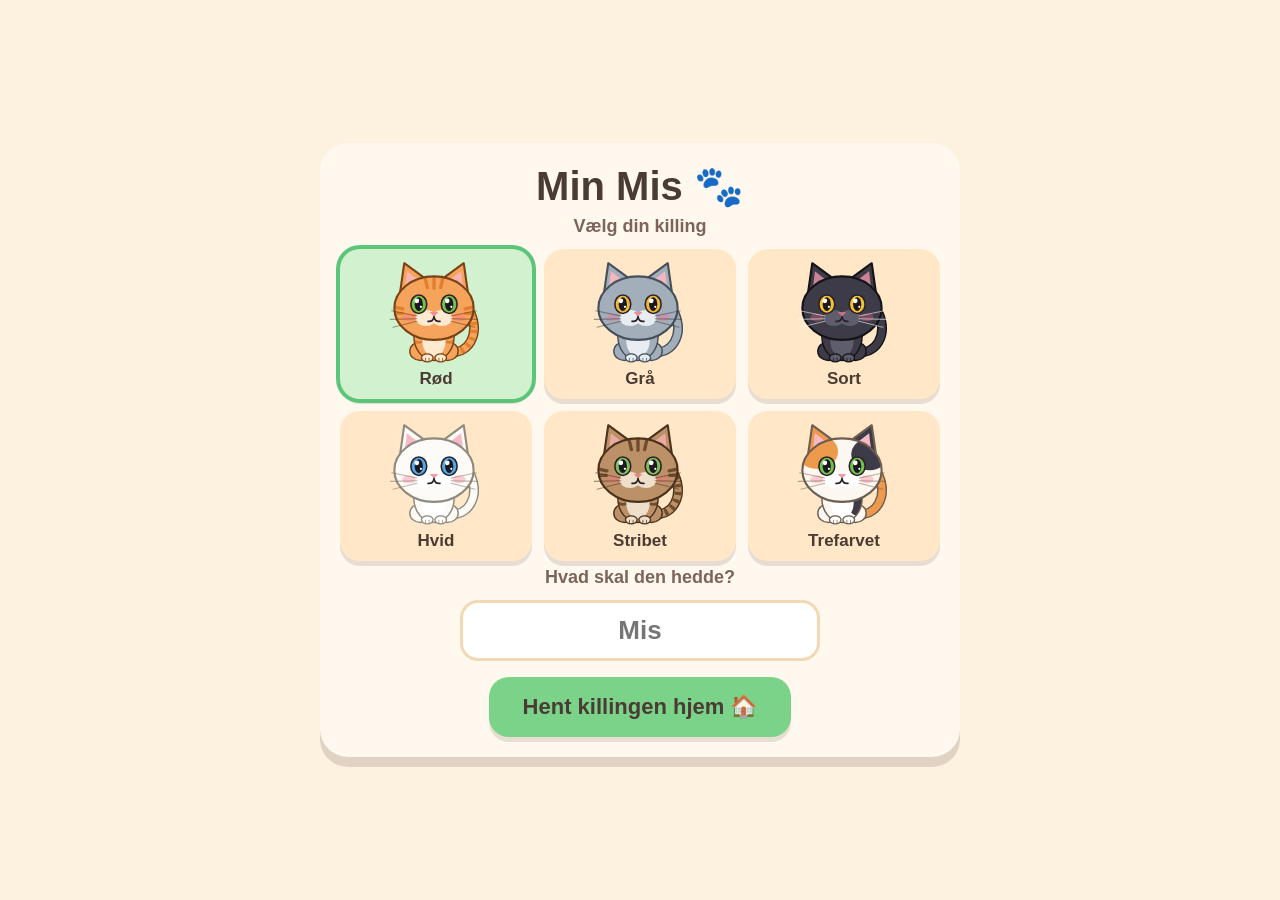
<file: public/index.html>
<!DOCTYPE html>
<html lang="da" manifest="min-mis.appcache">
<head>
<meta charset="utf-8">
<title>Min Mis</title>
<meta name="viewport" content="width=device-width, initial-scale=1, maximum-scale=1, user-scalable=no">
<meta name="apple-mobile-web-app-capable" content="yes">
<meta name="apple-mobile-web-app-status-bar-style" content="default">
<meta name="apple-mobile-web-app-title" content="Min Mis">
<meta name="format-detection" content="telephone=no">
<meta name="theme-color" content="#FFF8EE">
<link rel="apple-touch-icon" href="icon.png">
<link rel="icon" type="image/png" href="icon.png">
<style>
  /* Safari 12: ingen flex-gap, ingen inset, ingen aspect-ratio */
  * { box-sizing: border-box; }
  html, body {
    margin: 0; padding: 0; height: 100%; overflow: hidden;
    background: #FDF1E0; color: #4A3B35;
    font-family: "Avenir Next", "Helvetica Neue", Helvetica, Arial, sans-serif;
    -webkit-user-select: none; user-select: none; -webkit-touch-callout: none;
    -webkit-tap-highlight-color: rgba(0,0,0,0); -webkit-text-size-adjust: 100%;
    touch-action: manipulation;
  }
  button { font-family: inherit; color: inherit; -webkit-appearance: none; touch-action: manipulation; cursor: pointer; }
  .hidden { display: none !important; }

  #app { position: fixed; top: 0; left: 0; right: 0; bottom: 0; display: flex; flex-direction: column; }

  /* toppen: navn, behov og hjerter */
  #hud { flex: 0 0 auto; display: flex; align-items: center; padding: 8px 12px; background: #FFF8EE; border-bottom: 3px solid #F1D9B5; }
  #nameBox { flex: 0 0 auto; min-width: 118px; max-width: 200px; margin-right: 10px; }
  #catName { display: block; font-size: 24px; font-weight: 700; line-height: 1.1; white-space: nowrap; overflow: hidden; text-overflow: ellipsis; }
  #stageLbl { display: block; font-size: 14px; font-weight: 600; color: #9A7F6E; white-space: nowrap; }
  #meters { flex: 1 1 auto; display: flex; align-items: center; justify-content: center; min-width: 0; }
  .meter { flex: 1 1 0%; max-width: 170px; min-width: 0; display: flex; align-items: center; margin: 0 6px; }
  .meter .ico { flex: 0 0 auto; display: inline-block; font-size: 24px; margin-right: 5px; }
  .meter .mcol { flex: 1 1 auto; display: block; min-width: 0; }
  .meter .mlbl { display: block; font-size: 12px; font-weight: 700; color: #9A7F6E; margin-bottom: 2px; }
  .meter .bar { display: block; height: 14px; background: #EFE2CF; border: 2px solid #E3CDAC; border-radius: 9px; overflow: hidden; }
  .meter .fill { display: block; height: 100%; width: 50%; background: #5BC57A; border-radius: 7px; transition: width .5s, background-color .5s; }
  .meter.low .ico { animation: pulse .7s ease-in-out infinite alternate; }
  @keyframes pulse { from { transform: scale(1); } to { transform: scale(1.35); } }
  #hearts { flex: 0 0 auto; display: inline-block; font-size: 22px; font-weight: 700; margin: 0 8px; white-space: nowrap; }
  #hearts.bump { animation: bump .45s ease-out; }
  @keyframes bump { 40% { transform: scale(1.35); } }
  .iconBtn { flex: 0 0 auto; width: 46px; height: 46px; padding: 0; border: 0; border-radius: 14px; background: #F3E3CC; font-size: 22px; }

  /* stuen */
  #stageWrap { position: relative; flex: 1 1 auto; min-height: 0; }
  #scene { position: absolute; top: 0; left: 0; width: 100%; height: 100%; display: block; }
  #toast {
    position: absolute; top: 12px; left: 50%; transform: translateX(-50%); max-width: 92%;
    padding: 10px 18px; border-radius: 18px; background: rgba(74,59,53,.9); color: #FFF;
    font-size: 19px; font-weight: 700; white-space: nowrap; overflow: hidden; text-overflow: ellipsis;
    opacity: 0; transition: opacity .3s; pointer-events: none;
  }
  #toast.show { opacity: 1; }

  /* knapperne i bunden */
  #bar { flex: 0 0 auto; padding: 10px 8px 12px; background: #FFF8EE; border-top: 3px solid #F1D9B5; }
  #actions { display: flex; justify-content: center; }
  .act { position: relative; flex: 1 1 0%; max-width: 170px; height: 88px; margin: 0 5px; padding: 0; border: 0; border-radius: 22px; box-shadow: 0 5px 0 rgba(90,60,40,.18); text-align: center; }
  .act:active { transform: translateY(3px); box-shadow: 0 2px 0 rgba(90,60,40,.18); }
  .act .e { display: block; font-size: 36px; line-height: 44px; }
  .act .l { display: block; font-size: 18px; font-weight: 700; line-height: 22px; }
  .act.off { opacity: .4; }
  #bFood { background: #FFD6A5; }
  #bPlay { background: #CDEAC0; }
  #bWash { background: #BDE0FE; }
  #bSleep { background: #D9CCF2; }
  #bDress { background: #FFC8DD; }
  .badge { position: absolute; top: -6px; right: -4px; min-width: 26px; height: 26px; line-height: 26px; padding: 0 7px; border-radius: 13px; background: #EF476F; color: #FFF; font-size: 15px; font-weight: 700; }
  #modebar { display: flex; align-items: center; height: 88px; padding: 0 8px; }
  #modeHint { flex: 1 1 auto; margin-right: 12px; font-size: 21px; font-weight: 700; line-height: 1.25; }
  #doneBtn { flex: 0 0 auto; height: 72px; padding: 0 30px; border: 0; border-radius: 22px; background: #7BD389; font-size: 22px; font-weight: 700; box-shadow: 0 5px 0 rgba(40,110,60,.25); }

  /* vinduer oven på spillet */
  /* cursor: pointer får Safari på iOS til at sende klik, når man trykker ved siden af kortet */
  .sheet { position: fixed; top: 0; left: 0; right: 0; bottom: 0; z-index: 10; display: flex; align-items: center; justify-content: center; background: rgba(60,40,30,.45); cursor: pointer; }
  .card { cursor: default; width: 92%; max-width: 640px; max-height: 94%; overflow: auto; -webkit-overflow-scrolling: touch; padding: 20px; border-radius: 28px; background: #FFF8EE; text-align: center; box-shadow: 0 10px 0 rgba(60,40,30,.15); }
  .card h1 { margin: 0 0 4px; font-size: 40px; }
  .card h2 { margin: 2px 0 14px; font-size: 26px; }
  .card p { margin: 6px 0 12px; font-size: 18px; font-weight: 600; color: #7C6458; }
  .grid { display: grid; grid-template-columns: repeat(3, 1fr); grid-gap: 12px; }
  .opt { padding: 12px 6px; border: 0; border-radius: 20px; background: #FFE7C7; font-size: 17px; font-weight: 700; box-shadow: 0 5px 0 rgba(90,60,40,.14); }
  .opt .e { display: block; font-size: 46px; line-height: 1.2; }
  .opt small { display: block; margin-top: 3px; font-size: 14px; font-weight: 600; color: #8C7466; }
  .opt.on { background: #D2F2CF; box-shadow: 0 0 0 4px #5BC57A, 0 5px 0 rgba(90,60,40,.14); }
  .opt.locked { opacity: .55; }
  .opt.wide { display: block; width: 100%; margin-top: 10px; padding: 16px; font-size: 19px; }
  .opt.danger { background: #FFD3D3; }
  .closeBtn, .bigBtn { margin-top: 16px; height: 60px; padding: 0 34px; border: 0; border-radius: 20px; background: #F3E3CC; font-size: 20px; font-weight: 700; box-shadow: 0 5px 0 rgba(90,60,40,.14); }
  .bigBtn { background: #7BD389; font-size: 22px; }

  /* garderoben ligger i siden, så man kan se katten imens */
  #dress { background: rgba(60,40,30,.15); justify-content: flex-start; align-items: stretch; }
  #dress .card { width: 380px; max-width: 46%; max-height: none; margin: 12px; border-radius: 24px; }
  @media (orientation: portrait) {
    #dress { align-items: flex-start; justify-content: center; }
    #dress .card { width: 96%; max-width: none; }
    #dress .grid { grid-template-columns: repeat(4, 1fr); }
  }

  /* startskærm */
  .screen { position: fixed; top: 0; left: 0; right: 0; bottom: 0; z-index: 20; display: flex; align-items: center; justify-content: center; background: #FDF1E0; }
  .coat { padding: 8px 4px 10px; }
  .coat canvas { display: block; width: 110px; height: 110px; margin: 0 auto 2px; }
  .coat .l { display: block; }
  #nameInput, #pA {
    display: block; width: 100%; max-width: 360px; margin: 0 auto; padding: 12px 16px;
    font-family: inherit; font-size: 26px; font-weight: 700; text-align: center; color: #4A3B35;
    background: #FFF; border: 3px solid #F1D9B5; border-radius: 18px; outline: none;
    -webkit-user-select: text; user-select: text; -webkit-appearance: none;
  }
  #installHint { margin-top: 14px; font-size: 15px; color: #9A7F6E; }
</style>
</head>
<body>
<div id="app">
  <div id="hud">
    <div id="nameBox"><span id="catName">Mis</span><span id="stageLbl"></span></div>
    <div id="meters">
      <div class="meter" id="mtFood"><span class="ico">🐟</span><span class="mcol"><span class="mlbl">Mæt</span><span class="bar"><span class="fill" id="mFood"></span></span></span></div>
      <div class="meter" id="mtFun"><span class="ico">😺</span><span class="mcol"><span class="mlbl">Glad</span><span class="bar"><span class="fill" id="mFun"></span></span></span></div>
      <div class="meter" id="mtEnergy"><span class="ico">⚡</span><span class="mcol"><span class="mlbl">Energi</span><span class="bar"><span class="fill" id="mEnergy"></span></span></span></div>
      <div class="meter" id="mtClean"><span class="ico">🛁</span><span class="mcol"><span class="mlbl">Ren</span><span class="bar"><span class="fill" id="mClean"></span></span></span></div>
    </div>
    <div id="hearts">❤️ <span id="heartNum">0</span></div>
    <button id="soundBtn" class="iconBtn" aria-label="Lyd">🔊</button>
  </div>
  <div id="stageWrap"><canvas id="scene"></canvas><div id="toast"></div></div>
  <div id="bar">
    <div id="actions">
      <button class="act" id="bFood"><span class="e">🍽️</span><span class="l">Mad</span></button>
      <button class="act" id="bPlay"><span class="e">🧶</span><span class="l">Leg</span></button>
      <button class="act" id="bWash"><span class="e">🧽</span><span class="l">Vask</span></button>
      <button class="act" id="bSleep"><span class="e" id="sleepIco">🌙</span><span class="l" id="sleepLbl">Sov</span></button>
      <button class="act" id="bDress"><span class="e">🎀</span><span class="l">Pynt</span><span class="badge hidden" id="dressBadge">!</span></button>
    </div>
    <div id="modebar" class="hidden"><div id="modeHint"></div><button id="doneBtn">Færdig ✔︎</button></div>
  </div>
</div>

<div id="foodSheet" class="sheet hidden">
  <div class="card">
    <h2 id="foodTitle">Hvad skal katten have?</h2>
    <div class="grid">
      <button class="opt" data-food="kibble"><span class="e">🥣</span>Tørfoder<small>Mætter lidt</small></button>
      <button class="opt" data-food="fish"><span class="e">🐟</span>Fisk<small>Mætter godt</small></button>
      <button class="opt" data-food="shrimp"><span class="e">🦐</span>Rejer<small>Godbid – gør glad</small></button>
    </div>
    <button class="closeBtn" data-close="foodSheet">Luk</button>
  </div>
</div>

<div id="dress" class="sheet hidden">
  <div class="card scroll">
    <h2>Pynt din kat</h2>
    <p id="dressInfo"></p>
    <div class="grid" id="dressGrid"></div>
    <button class="closeBtn" data-close="dress">Færdig</button>
  </div>
</div>

<div id="parent" class="sheet hidden">
  <div class="card">
    <h2>Til de voksne</h2>
    <div id="pGate">
      <p id="pQ"></p>
      <input id="pA" type="number" pattern="[0-9]*" inputmode="numeric" autocomplete="off">
      <button id="pOk" class="bigBtn">OK</button>
    </div>
    <div id="pMenu" class="hidden">
      <p id="pInfo"></p>
      <button id="pSound" class="opt wide"></button>
      <button id="pReset" class="opt wide danger"></button>
    </div>
    <button class="closeBtn" data-close="parent">Luk</button>
  </div>
</div>

<div id="start" class="screen hidden">
  <div class="card scroll">
    <h1>Min Mis 🐾</h1>
    <p>Vælg din killing</p>
    <div class="grid" id="coatGrid"></div>
    <p>Hvad skal den hedde?</p>
    <input id="nameInput" type="text" maxlength="14" placeholder="Mis" autocomplete="off" autocorrect="off" autocapitalize="words" spellcheck="false">
    <button id="startBtn" class="bigBtn">Hent killingen hjem 🏠</button>
    <div id="installHint" class="hidden">Til de voksne: Tryk på Del-knappen i Safari og vælg „Føj til hjemmeskærm“. Så kører spillet i fuld skærm og virker uden internet.</div>
  </div>
</div>

<script src="game.js"></script>
</body>
</html>
</file>
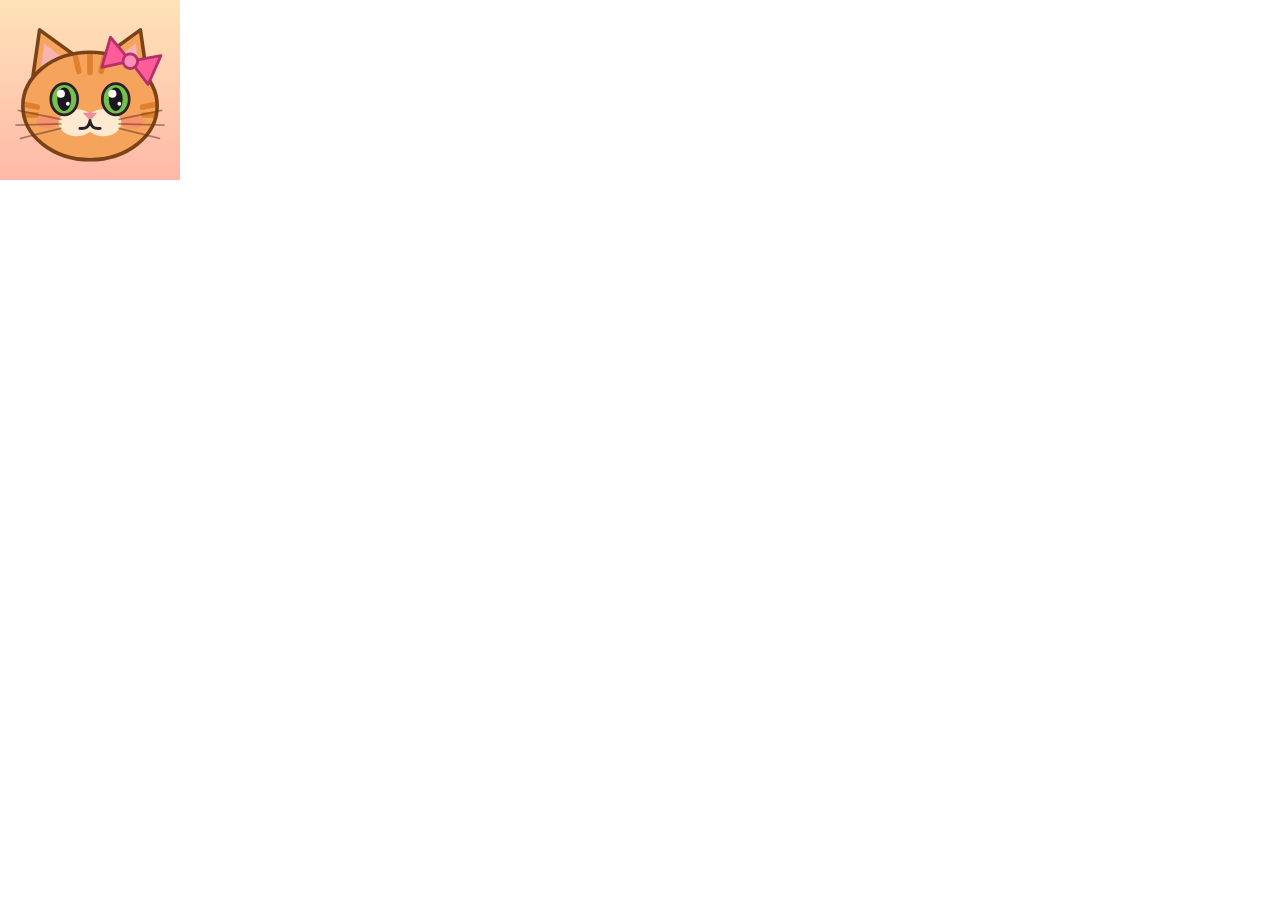
<file: tools/icon.html>
<!DOCTYPE html>
<!-- Tegner hjemmeskærm-ikonet med samme kode som spillet. Bruges af tools/make-icon.sh. -->
<html>
<head>
<meta charset="utf-8">
<style>html, body { margin: 0; padding: 0; overflow: hidden; background: #FFF; } canvas { display: block; }</style>
</head>
<body>
<script>
  window.MINMIS_ICON = true;
  var m = /[?&]size=(\d+)/.exec(location.search);
  if (m) window.MINMIS_ICON_SIZE = parseInt(m[1], 10);
</script>
<script src="../public/game.js"></script>
</body>
</html>
</file>
